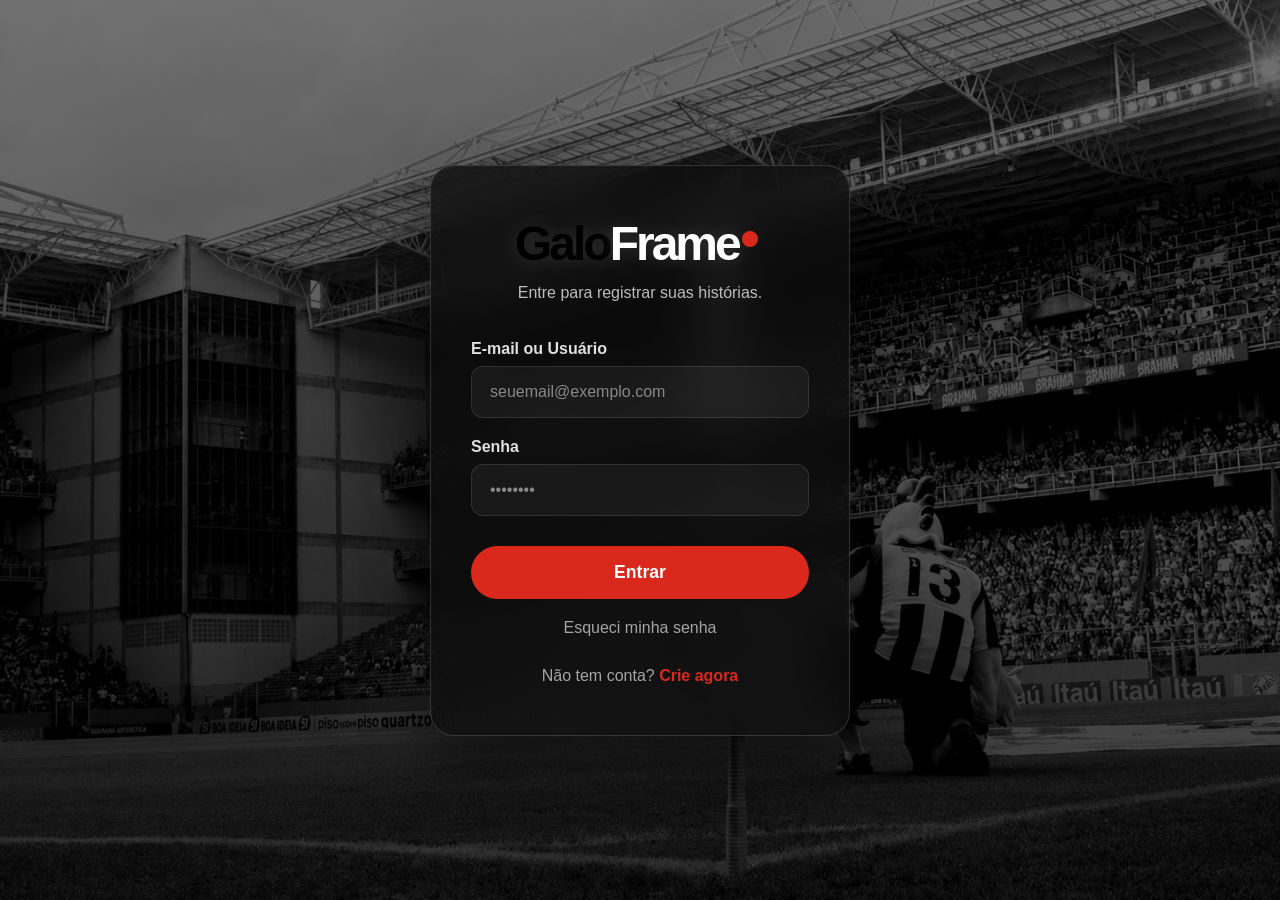
<file: public/login.html>
<!DOCTYPE html>
<html lang="pt-BR">
<head>
  <meta charset="UTF-8">
  <meta name="viewport" content="width=device-width, initial-scale=1.0">
  <title>GaloFrame</title>
  <link rel="icon" href="assets/images/logo.png">
  <link rel="stylesheet" href="./assets/styles/login.css">
</head>
<body>

  <div class="login-container">
    
    <div class="logo">
      <span class="destaque">Galo</span>Frame
      <span class="logo-dot"></span>
    </div>

    <p class="subtitle">
      Entre para registrar suas histórias.
    </p>

    <form id="loginForm">

      <div class="form-group">
        <label for="email">E-mail ou Usuário</label>
        <input
          type="text"
          id="email"
          placeholder="seuemail@exemplo.com"
          required
        >
      </div>

      <div class="form-group">
        <label for="password">Senha</label>
        <input
          type="password"
          id="password"
          placeholder="••••••••"
          required
        >
      </div>

      <button type="submit" class="login-btn">
        Entrar
      </button>

    </form>

    <div class="forgot">
      <a href="#">Esqueci minha senha</a>
    </div>

    <div class="register">
      Não tem conta?
      <a href="#">Crie agora</a>
    </div>

  </div>

  <script src="./assets/scripts/login.js"></script>

</body>
</html>
</file>
<file: public/assets/styles/login.css>
* {
  margin: 0;
  padding: 0;
  box-sizing: border-box;
}

body {
  min-height: 100vh;
  font-family: -apple-system, BlinkMacSystemFont, "Segoe UI", Roboto, sans-serif;

  background:
    linear-gradient(
      rgba(0, 0, 0, 0.55),
      rgba(0, 0, 0, 0.75)),
    url("../images/fundo1.png") center/cover no-repeat;

  display: flex;
  justify-content: center;
  align-items: center;
  padding: 20px;
}

.login-container {
  width: 100%;
  max-width: 420px;

  padding: 50px 40px;

  background: rgba(15, 15, 15, 0.78);
  backdrop-filter: blur(20px);
  -webkit-backdrop-filter: blur(20px);

  border-radius: 24px;
  border: 1px solid rgba(255, 255, 255, 0.15);

  box-shadow:
    0 20px 60px rgba(0, 0, 0, 0.6),
    0 0 30px rgba(255, 255, 255, 0.03);

  text-align: center;
}

.logo {
  font-size: 48px;
  font-weight: 900;
  letter-spacing: -3px;
  color: #ffffff;
  margin-bottom: 10px;
  text-shadow: 0 0 20px rgba(255, 255, 255, 0.15);
}

.destaque {
  color: #000000;
}

.logo-dot {
  display: inline-block;
  width: 16px;
  height: 16px;
  background: #DA291C;
  border-radius: 50%;
  margin-bottom: 13px;
  position: relative;
  right: 7px;
}

.subtitle {
  color: #bdbdbd;
  font-size: 1rem;
  margin-bottom: 35px;
  line-height: 1.5;
}

.form-group {
  text-align: left;
  margin-bottom: 20px;
}

.form-group label {
  display: block;
  color: #e0e0e0;
  margin-bottom: 8px;
  font-weight: 600;
}

.form-group input {
  width: 100%;
  padding: 16px 18px;

  background: rgba(255, 255, 255, 0.05);
  color: white;

  border: 1px solid rgba(255, 255, 255, 0.1);
  border-radius: 12px;

  font-size: 1rem;
  transition: all 0.3s ease;
}

.form-group input::placeholder {
  color: #888;
}

.form-group input:focus {
  outline: none;

  border-color: #DA291C;

  box-shadow:
    0 0 0 3px rgba(218, 41, 28, 0.2),
    0 0 15px rgba(218, 41, 28, 0.15);
}

.login-btn {
  width: 100%;

  padding: 16px;

  background: #DA291C;
  color: white;

  border: none;
  border-radius: 50px;

  font-size: 1.1rem;
  font-weight: 700;

  cursor: pointer;

  margin-top: 10px;

  transition: all 0.3s ease;
}

.login-btn:hover {
  background: #c42318;
  transform: translateY(-2px);

  box-shadow:
    0 10px 25px rgba(218, 41, 28, 0.35);
}

.login-btn:active {
  transform: translateY(0);
}

.forgot {
  margin-top: 20px;
}

.forgot a {
  color: #a5a5a5;
  text-decoration: none;
  transition: 0.3s;
}

.forgot a:hover {
  color: #ffffff;
}

.register {
  margin-top: 30px;
  color: #a5a5a5;
}

.register a {
  color: #DA291C;
  text-decoration: none;
  font-weight: 600;
}

.register a:hover {
  text-decoration: underline;
}

@media (max-width: 480px) {
  .login-container {
    padding: 35px 25px;
  }

  .logo {
    font-size: 38px;
  }
}
</file>
